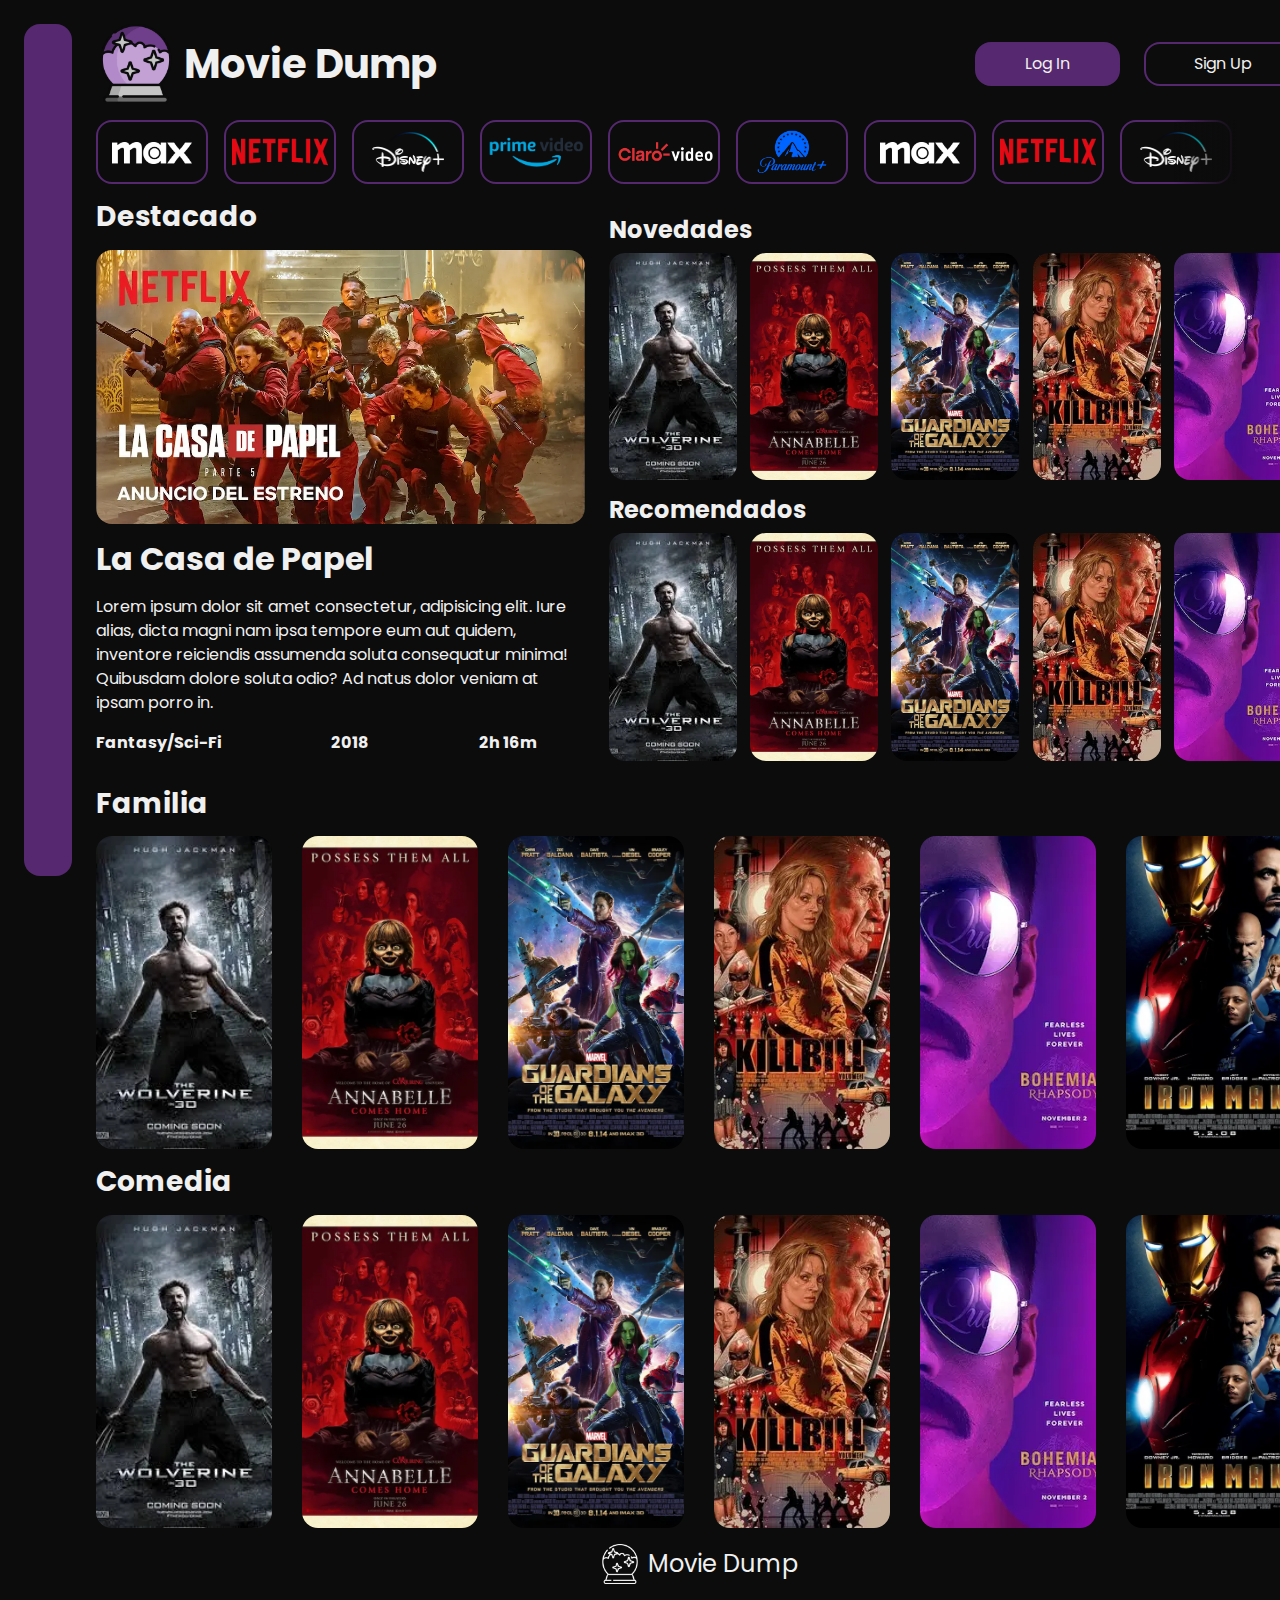
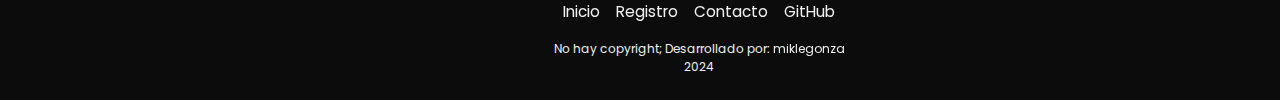
<file: index.html>
<!DOCTYPE html>
<html lang="en">
    <head>
        <meta charset="UTF-8" />
        <meta name="viewport" content="width=device-width, initial-scale=1.0" />
        <title>Movie Dump</title>
        <link
            rel="shortcut icon"
            href="assets/img/favicon.ico"
            type="image/x-icon"
        />
        <link
            href="https://cdn.jsdelivr.net/npm/bootstrap@5.3.3/dist/css/bootstrap.min.css"
            rel="stylesheet"
            integrity="sha384-QWTKZyjpPEjISv5WaRU9OFeRpok6YctnYmDr5pNlyT2bRjXh0JMhjY6hW+ALEwIH"
            crossorigin="anonymous"
        />
        <link
            rel="stylesheet"
            href="https://cdnjs.cloudflare.com/ajax/libs/font-awesome/6.5.2/css/all.min.css"
            integrity="sha512-SnH5WK+bZxgPHs44uWIX+LLJAJ9/2PkPKZ5QiAj6Ta86w+fsb2TkcmfRyVX3pBnMFcV7oQPJkl9QevSCWr3W6A=="
            crossorigin="anonymous"
            referrerpolicy="no-referrer"
        />
        <link rel="stylesheet" href="assets/css/style.css" />
    </head>
    <body class="d-flex">
        <div class="vh-100 p-4 position-sticky top-0 d-none d-md-block outline">
            <nav
                class="sidebar navbar d-flex flex-column justify-content-between align-items-center h-100 px-3 pt-4 rounded-4"
            >
                <ul
                    class="list-unstyled d-flex flex-column justify-content-center align-items-center gap-4"
                >
                    <li>
                        <a href="#" class="sidebar-icon p-2 rounded-3">
                            <i class="fs-5 fa-solid fa-house-chimney"></i>
                        </a>
                    </li>
                    <li>
                        <a href="pages/login.html" class="sidebar-icon p-2 rounded-3">
                            <i class="fs-5 fa-solid fa-user"></i>
                        </a>
                    </li>
                    <li>
                        <a href="pages/contact.html" class="sidebar-icon p-2 rounded-3">
                            <i class="fs-5 fa-solid fa-paper-plane"></i>
                        </a>
                    </li>
                </ul>
                <a id="signout" href="#" class="sidebar-icon p-2 rounded-3">
                    <i class="fs-5 fa-solid fa-right-from-bracket"></i>
                </a>
            </nav>
        </div>

        <main class="d-flex flex-column gap-3 p-3 ps-md-0 pe-md-4 py-md-4">
            <header class="d-flex justify-content-center justify-content-md-between  align-items-center">
                <a href="#" class="d-flex align-items-center">
                    <img src="assets/img/magic-ball.webp" alt="" width="80" />
                    <h1 class="fw-bold mx-2 my-0">Movie Dump</h1>
                </a>

                <div id="login-panel" class="d-none d-md-flex gap-4">
                    <button
                        id="login-redirect"
                        class="btn-account btn-login btn px-5 py-2 rounded-4"
                    >
                        Log In
                    </button>
                    <button
                        id="signup-redirect"
                        class="btn-account btn-signup btn px-5 py-2 rounded-4"
                    >
                        Sign Up
                    </button>
                </div>
            </header>

            <section
                class="platforms d-block overflow-x-hidden position-relative"
            >
                <div
                    class="arrow position-absolute top-0 h-100 align-items-center"
                >
                    <i
                        id="left"
                        class="fa-solid fa-angle-left fs-5 d-flex justify-content-center align-items-center rounded-5"
                    ></i>
                </div>
                <section class="buttons d-flex gap-3 overflow-x-hidden">
                    <button class="px-0 d-block btn-platform btn rounded-4">
                        <img
                            src="assets/img/HBOMax-Logo.png"
                            alt=""
                            width="80"
                        />
                    </button>
                    <button class="px-0 d-block btn-platform btn rounded-4">
                        <img
                            src="assets/img/Netflix-Logo.png"
                            alt=""
                            width="96"
                        />
                    </button>
                    <button class="px-0 d-block btn-platform btn rounded-4">
                        <img
                            src="assets/img/Disney-Logo.png"
                            alt=""
                            width="72"
                        />
                    </button>
                    <button class="px-0 d-block btn-platform btn rounded-4">
                        <img
                            src="assets/img/Prime-Logo.webp"
                            alt=""
                            width="96"
                        />
                    </button>
                    <button class="px-0 d-block btn-platform btn rounded-4">
                        <img
                            src="assets/img/Claro-Logo.png"
                            alt=""
                            width="112"
                        />
                    </button>
                    <button class="px-0 d-block btn-platform btn rounded-4">
                        <img
                            src="assets/img/Paramount-Logo.webp"
                            alt=""
                            width="72"
                        />
                    </button>
                    <button class="px-0 d-block btn-platform btn rounded-4">
                        <img
                            src="assets/img/HBOMax-Logo.png"
                            alt=""
                            width="80"
                        />
                    </button>
                    <button class="px-0 d-block btn-platform btn rounded-4">
                        <img
                            src="assets/img/Netflix-Logo.png"
                            alt=""
                            width="96"
                        />
                    </button>
                    <button class="px-0 d-block btn-platform btn rounded-4">
                        <img
                            src="assets/img/Disney-Logo.png"
                            alt=""
                            width="72"
                        />
                    </button>
                    <button class="px-0 d-block btn-platform btn rounded-4">
                        <img
                            src="assets/img/Prime-Logo.webp"
                            alt=""
                            width="96"
                        />
                    </button>
                    <button class="px-0 d-block btn-platform btn rounded-4">
                        <img
                            src="assets/img/Claro-Logo.png"
                            alt=""
                            width="112"
                        />
                    </button>
                    <button class="px-0 d-block btn-platform btn rounded-4">
                        <img
                            src="assets/img/Paramount-Logo.webp"
                            alt=""
                            width="72"
                        />
                    </button>
                </section>
                <div
                    class="arrow position-absolute top-0 h-100 justify-content-end align-items-center"
                >
                    <i
                        id="right"
                        class="fa-solid fa-angle-right fs-5 d-flex justify-content-center align-items-center rounded-5"
                    ></i>
                </div>
            </section>

            <section
                class="d-flex justify-content-between row flex-column flex-md-row"
            >
                <article class="col col-md-5">
                    <h2 class="fw-bold fs-3 mb-3">Destacado</h2>
                    <div class="ratio ratio-16x9">
                        <img
                            class="w-100 rounded-4"
                            src="assets/img/casa-de-papel.webp"
                            alt=""
                        />
                    </div>
                    <p class="h2 fw-bold my-3">La Casa de Papel</p>
                    <p class="text-wrap">
                        Lorem ipsum dolor sit amet consectetur, adipisicing
                        elit. Iure alias, dicta magni nam ipsa tempore eum aut
                        quidem, inventore reiciendis assumenda soluta
                        consequatur minima! Quibusdam dolore soluta odio? Ad
                        natus dolor veniam at ipsam porro in.
                    </p>
                    <div
                        class="d-flex justify-content-between align-items-center me-5 fw-bold"
                    >
                        <p>Fantasy/Sci-Fi</p>
                        <p>2018</p>
                        <p>2h 16m</p>
                    </div>
                </article>

                <article class="col col-md-7">
                    <article>
                        <h3 class="fw-bold fs-4 mt-3 mb-2">Novedades</h3>
                        <div
                            class="d-flex flex-column flex-md-row justify-content-between align-items-center "
                        >
                            <img
                                src="assets/img/wolverine.webp"
                                alt=""
                                class="my-4 my-md-0 img small rounded-4"
                            />
                            <img
                                src="assets/img/annabelle.webp"
                                alt=""
                                class="my-4 my-md-0 img small rounded-4"
                            />
                            <img
                                src="assets/img/guardians-of-galaxy.webp"
                                alt=""
                                class="my-4 my-md-0 img small rounded-4"
                            />
                            <img
                                src="assets/img/killbill.webp"
                                alt=""
                                class="my-4 my-md-0 img small rounded-4"
                            />
                            <img
                                src="assets/img/bohemian-rhapsody.webp"
                                alt=""
                                class="my-4 my-md-0 img small rounded-4"
                            />
                        </div>
                    </article>

                    <article>
                        <h3 class="fw-bold fs-4 mt-3 mb-2">Recomendados</h3>
                        <div
                            class="d-flex flex-column flex-md-row justify-content-between align-items-center"
                        >
                            <img
                                src="assets/img/wolverine.webp"
                                alt=""
                                class="my-4 my-md-0 img small rounded-4"
                            />
                            <img
                                src="assets/img/annabelle.webp"
                                alt=""
                                class="my-4 my-md-0 img small rounded-4"
                            />
                            <img
                                src="assets/img/guardians-of-galaxy.webp"
                                alt=""
                                class="my-4 my-md-0 img small rounded-4"
                            />
                            <img
                                src="assets/img/killbill.webp"
                                alt=""
                                class="my-4 my-md-0 img small rounded-4"
                            />
                            <img
                                src="assets/img/bohemian-rhapsody.webp"
                                alt=""
                                class="my-4 my-md-0 img small rounded-4"
                            />
                        </div>
                    </article>
                </article>
            </section>

            <section class="family d-none d-md-block">
                <h2 class="fw-bold fs-3 mb-3">Familia</h2>
                <article
                    class="change d-flex justify-content-between align-items-center"
                >
                    <img
                        src="assets/img/wolverine.webp"
                        alt=""
                        class="img big rounded-4"
                    />
                    <img
                        src="assets/img/annabelle.webp"
                        alt=""
                        class="img big rounded-4"
                    />
                    <img
                        src="assets/img/guardians-of-galaxy.webp"
                        alt=""
                        class="img big rounded-4"
                    />
                    <img
                        src="assets/img/killbill.webp"
                        alt=""
                        class="img big rounded-4"
                    />
                    <img
                        src="assets/img/bohemian-rhapsody.webp"
                        alt=""
                        class="img big rounded-4"
                    />
                    <img
                        src="assets/img/ironman.webp"
                        alt=""
                        class="img big rounded-4"
                    />
                </article>
            </section>

            <section class="comedy d-none d-md-block">
                <h2 class="fw-bold fs-3 mb-3">Comedia</h2>
                <article
                    class="change d-flex justify-content-between align-items-center"
                >
                    <img
                        src="assets/img/wolverine.webp"
                        alt=""
                        class="img big rounded-4"
                    />
                    <img
                        src="assets/img/annabelle.webp"
                        alt=""
                        class="img big rounded-4"
                    />
                    <img
                        src="assets/img/guardians-of-galaxy.webp"
                        alt=""
                        class="img big rounded-4"
                    />
                    <img
                        src="assets/img/killbill.webp"
                        alt=""
                        class="img big rounded-4"
                    />
                    <img
                        src="assets/img/bohemian-rhapsody.webp"
                        alt=""
                        class="img big rounded-4"
                    />
                    <img
                        src="assets/img/ironman.webp"
                        alt=""
                        class="img big rounded-4"
                    />
                </article>
            </section>

            <footer
                class="d-flex flex-column justify-content-center align-items-center"
            >
                <div>
                    <a href="#" class="d-flex align-items-center gap-2">
                        <img
                            src="assets/img/magic-ball-lines.webp"
                            alt=""
                            width="40"
                        />
                        <p class="fs-4 m-0">Movie Dump</p>
                    </a>
                </div>

                <ul
                    class="list-unstyled d-flex justify-content-between align-items-center gap-3 my-3"
                >
                    <li>
                        <a class="footer-link underline" href="#">Inicio</a>
                    </li>
                    <li>
                        <a
                            class="footer-link underline"
                            href="pages/register.html"
                        >
                            Registro
                        </a>
                    </li>
                    <li>
                        <a
                            class="footer-link underline"
                            href="pages/contact.html"
                        >
                            Contacto
                        </a>
                    </li>
                    <li>
                        <a
                            class="footer-link underline"
                            href="https://github.com/miklegonza/movie-dump"
                            target="_blank"
                            rel="noopener noreferrer"
                        >
                            GitHub
                        </a>
                    </li>
                </ul>

                <div class="text-center">
                    <p class="copyright m-0">
                        No hay copyright; Desarrollado por:
                        <a
                            href="https://github.com/miklegonza"
                            target="_blank"
                            rel="noopener noreferrer"
                            class="underline"
                        >
                            miklegonza
                        </a>
                    </p>
                    <p class="copyright m-0">2024</p>
                </div>
            </footer>
        </main>

        <script
            src="https://cdn.jsdelivr.net/npm/bootstrap@5.3.3/dist/js/bootstrap.bundle.min.js"
            integrity="sha384-YvpcrYf0tY3lHB60NNkmXc5s9fDVZLESaAA55NDzOxhy9GkcIdslK1eN7N6jIeHz"
            crossorigin="anonymous"
        ></script>
        <script src="assets/js/index.js"></script>
    </body>
</html>
</file>
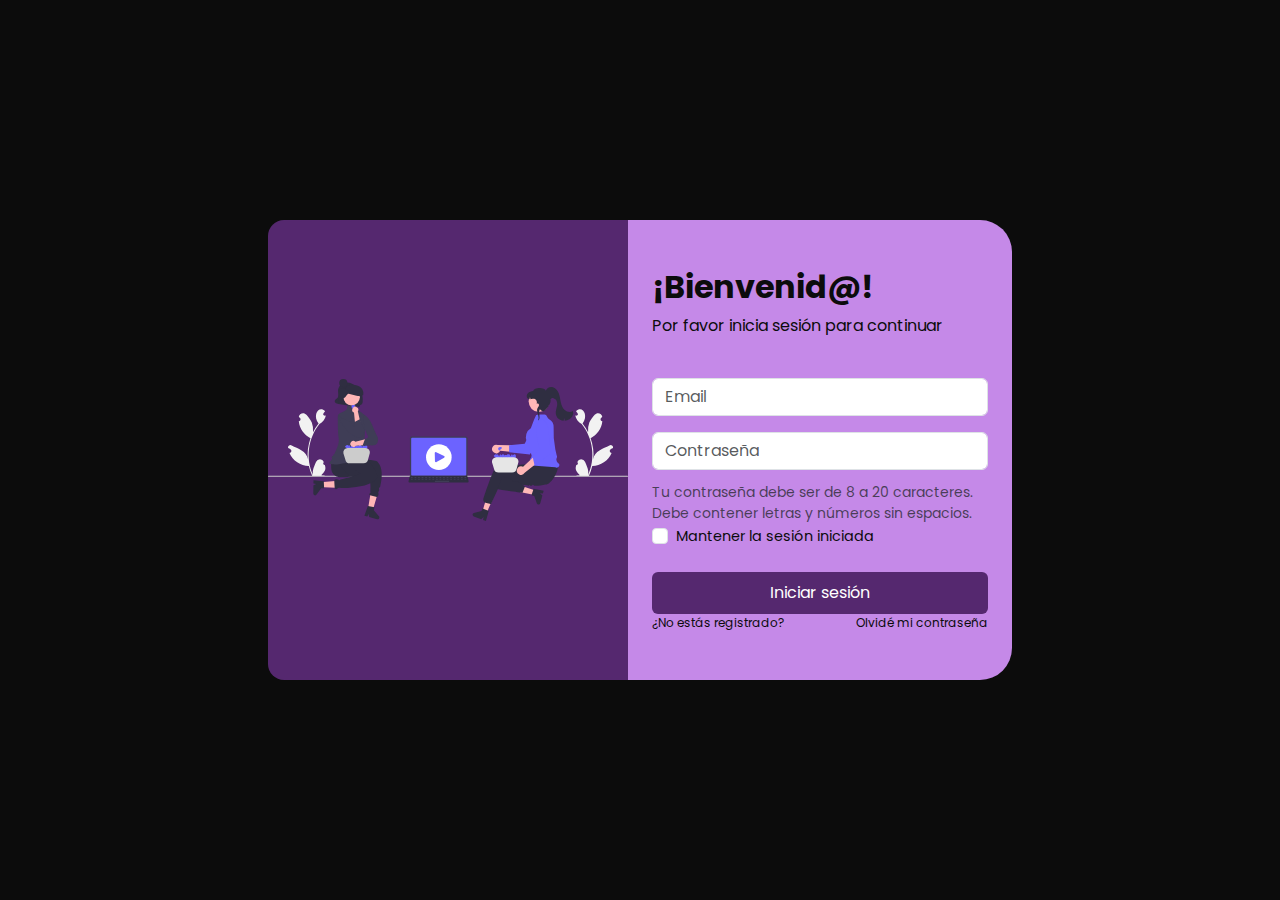
<file: login.html>
<!DOCTYPE html>
<html lang="en">
    <head>
        <meta charset="UTF-8" />
        <meta name="viewport" content="width=device-width, initial-scale=1.0" />
        <title>Movie Dump</title>
        <link
            rel="shortcut icon"
            href="assets/img/favicon.ico"
            type="image/x-icon"
        />
        <link
            href="https://cdn.jsdelivr.net/npm/bootstrap@5.3.3/dist/css/bootstrap.min.css"
            rel="stylesheet"
            integrity="sha384-QWTKZyjpPEjISv5WaRU9OFeRpok6YctnYmDr5pNlyT2bRjXh0JMhjY6hW+ALEwIH"
            crossorigin="anonymous"
        />
        <link rel="stylesheet" href="assets/css/style.css" />
    </head>
    <body class="d-flex justify-content-center align-items-center vh-100">
        <div class="d-flex p-0">
            <section
                class="img-container d-flex justify-content-center align-items-center rounded-start-4"
            >
                <img
                    src="assets/img/undraw_movie_night.svg"
                    alt=""
                    width="360"
                />
            </section>
            <section class="form-container dark-text px-4 py-5 rounded-end-5">
                <form
                    class="d-flex flex-column align-items-start justify-content-center"
                >
                    <h2 class="fw-bold">¡Bienvenid@!</h2>
                    <p class="pb-3">Por favor inicia sesión para continuar</p>
                    <input
                        class="form-control my-2"
                        type="email"
                        placeholder="Email"
                        required
                    />
                    <input
                        class="form-control my-2"
                        type="password"
                        placeholder="Contraseña"
                        aria-describedby="password-help"
                        required
                    />
                    <div id="password-help" class="form-text">
                        Tu contraseña debe ser de 8 a 20 caracteres. Debe
                        contener letras y números sin espacios.
                    </div>
                    <div class="form-check mb-3">
                        <input
                            class="form-check-input"
                            type="checkbox"
                            id="remember"
                        />
                        <label
                            class="remember-text form-check-label"
                            for="remember"
                        >
                            Mantener la sesión iniciada
                        </label>
                    </div>
                    <button
                        id="login"
                        class="w-100 py-2 mt-2 btn btn-login btn-form text-white"
                    >
                        Iniciar sesión
                    </button>
                </form>

                <div class="d-flex justify-content-between login-links w-100">
                    <a
                        href="../register.html"
                        class="dark-text links underline"
                    >
                        ¿No estás registrado?
                    </a>
                    <a href="#" class="dark-text links underline" id="forgot">
                        Olvidé mi contraseña
                    </a>
                </div>
            </section>
        </div>

        <script
            src="https://cdn.jsdelivr.net/npm/bootstrap@5.3.3/dist/js/bootstrap.bundle.min.js"
            integrity="sha384-YvpcrYf0tY3lHB60NNkmXc5s9fDVZLESaAA55NDzOxhy9GkcIdslK1eN7N6jIeHz"
            crossorigin="anonymous"
        ></script>
        <script src="assets/js/index.js"></script>
    </body>
</html>
</file>
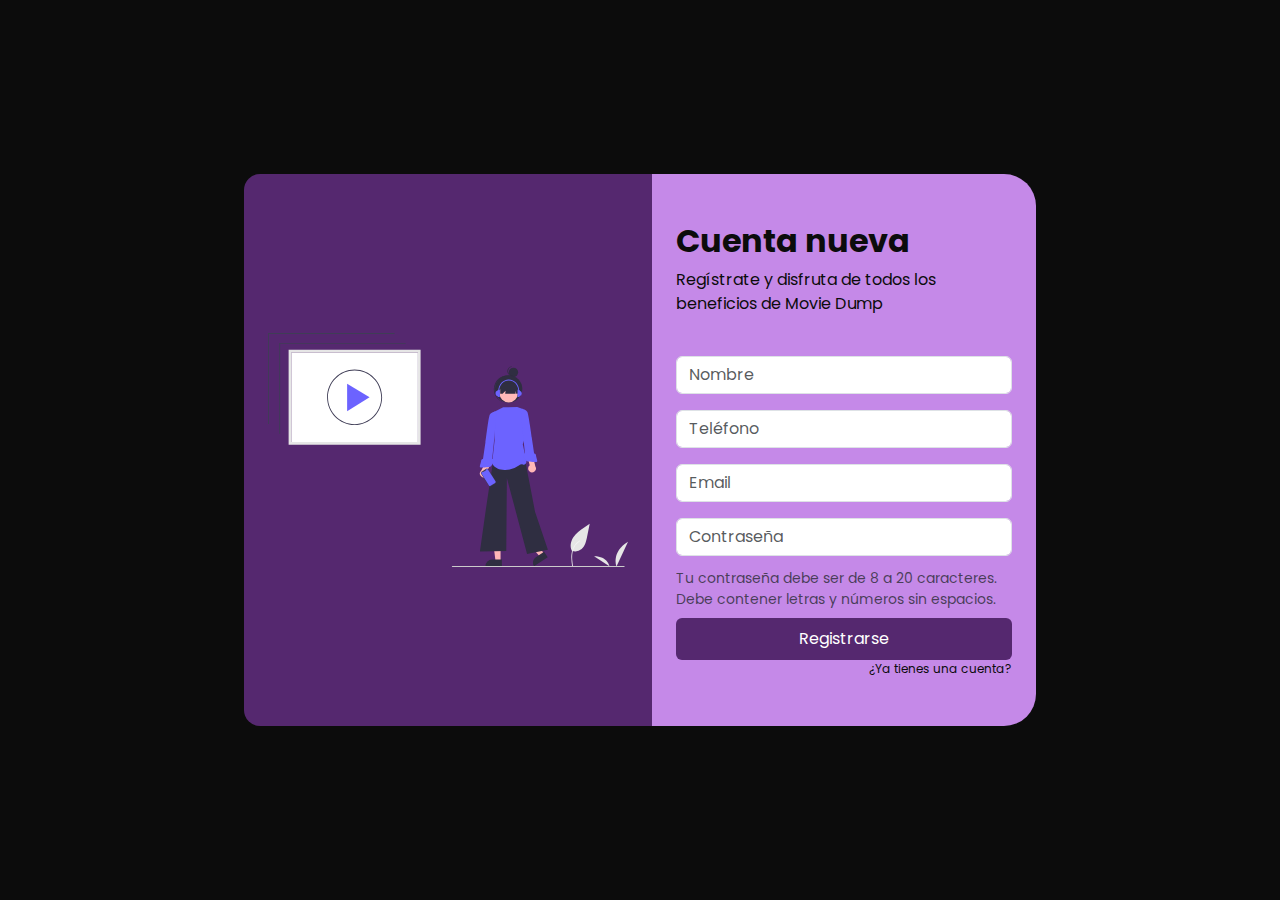
<file: register.html>
<!DOCTYPE html>
<html lang="en">
    <head>
        <meta charset="UTF-8" />
        <meta name="viewport" content="width=device-width, initial-scale=1.0" />
        <title>Movie Dump</title>
        <link
            rel="shortcut icon"
            href="assets/img/favicon.ico"
            type="image/x-icon"
        />
        <link
            href="https://cdn.jsdelivr.net/npm/bootstrap@5.3.3/dist/css/bootstrap.min.css"
            rel="stylesheet"
            integrity="sha384-QWTKZyjpPEjISv5WaRU9OFeRpok6YctnYmDr5pNlyT2bRjXh0JMhjY6hW+ALEwIH"
            crossorigin="anonymous"
        />
        <link rel="stylesheet" href="assets/css/style.css" />
    </head>
    <body class="d-flex justify-content-center align-items-center vh-100">
        <div class="d-flex p-0">
            <section
                class="img-container d-flex justify-content-center align-items-center px-4 rounded-start-4"
            >
                <img src="assets/img/undraw_playlist.svg" alt="" width="360" />
            </section>
            <section class="form-container dark-text px-4 py-5 rounded-end-5">
                <form
                    class="d-flex flex-column align-items-start justify-content-center"
                >
                    <h2 class="fw-bold">Cuenta nueva</h2>
                    <p class="pb-3">
                        Regístrate y disfruta de todos los beneficios de Movie
                        Dump
                    </p>
                    <input
                        class="form-control my-2"
                        type="text"
                        placeholder="Nombre"
                        required
                    />
                    <input
                        class="form-control my-2"
                        type="tel"
                        pattern="[0-9]{10}"
                        placeholder="Teléfono"
                        required
                    />
                    <input
                        class="form-control my-2"
                        type="email"
                        placeholder="Email"
                        required
                    />
                    <input
                        class="form-control my-2"
                        type="password"
                        placeholder="Contraseña"
                        aria-describedby="password-help"
                        required
                    />
                    <div id="password-help" class="form-text">
                        Tu contraseña debe ser de 8 a 20 caracteres. Debe
                        contener letras y números sin espacios.
                    </div>
                    <button
                        id="signup"
                        class="w-100 py-2 mt-2 btn btn-login btn-form text-white"
                    >
                        Registrarse
                    </button>
                </form>

                <div class="d-flex justify-content-end login-links w-100">
                    <a href="../login.html" class="dark-text links underline">
                        ¿Ya tienes una cuenta?
                    </a>
                </div>
            </section>
        </div>

        <script
            src="https://cdn.jsdelivr.net/npm/bootstrap@5.3.3/dist/js/bootstrap.bundle.min.js"
            integrity="sha384-YvpcrYf0tY3lHB60NNkmXc5s9fDVZLESaAA55NDzOxhy9GkcIdslK1eN7N6jIeHz"
            crossorigin="anonymous"
        ></script>
        <script src="assets/js/index.js"></script>
    </body>
</html>
</file>
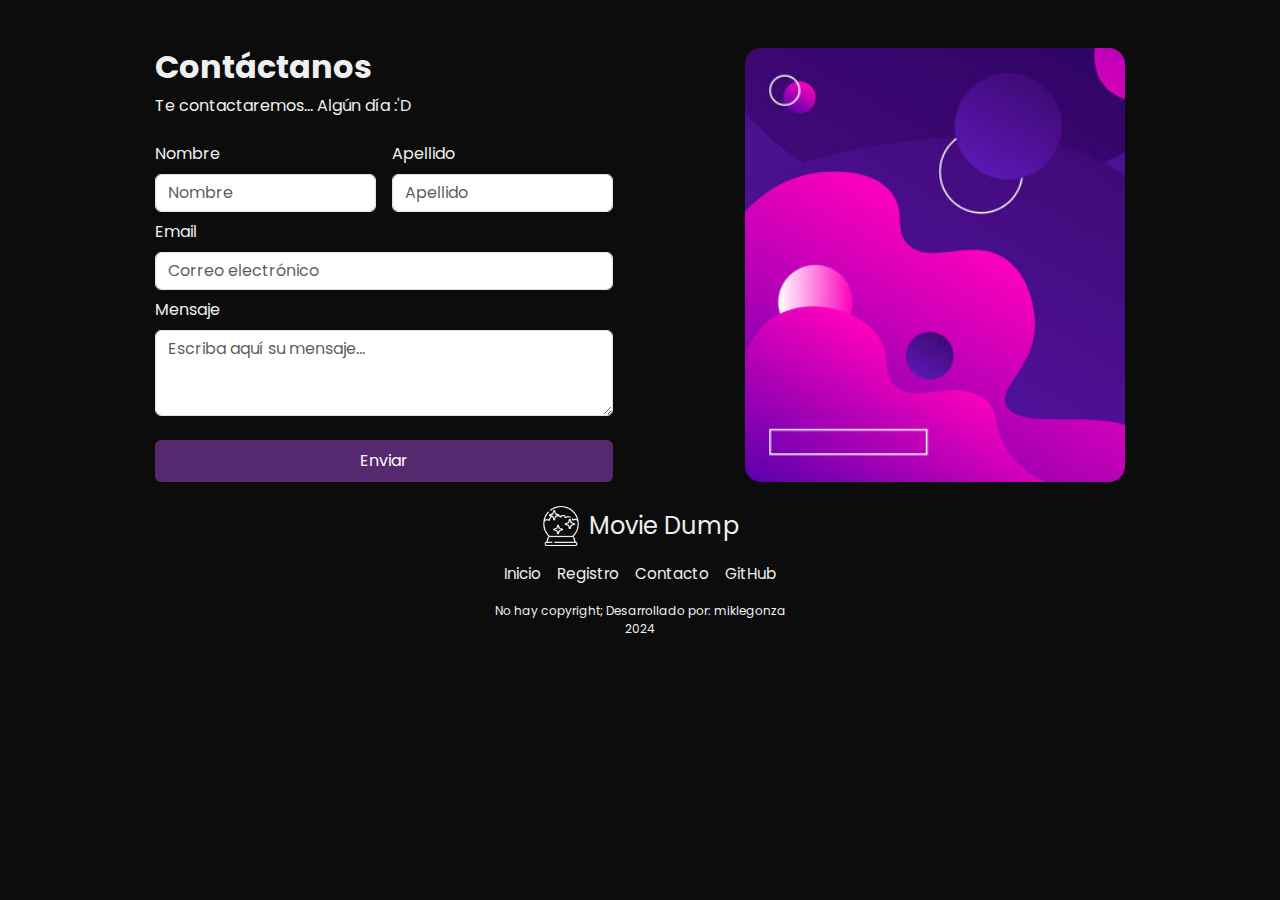
<file: pages/contact.html>
<!DOCTYPE html>
<html lang="en">
    <head>
        <meta charset="UTF-8" />
        <meta name="viewport" content="width=device-width, initial-scale=1.0" />
        <title>Movie Dump</title>
        <link
            rel="shortcut icon"
            href="../assets/img/favicon.ico"
            type="image/x-icon"
        />
        <link
            href="https://cdn.jsdelivr.net/npm/bootstrap@5.3.3/dist/css/bootstrap.min.css"
            rel="stylesheet"
            integrity="sha384-QWTKZyjpPEjISv5WaRU9OFeRpok6YctnYmDr5pNlyT2bRjXh0JMhjY6hW+ALEwIH"
            crossorigin="anonymous"
        />
        <link rel="stylesheet" href="../assets/css/style.css" />
    </head>
    <body>
        <main class="vh-100 pt-4 pb-3">
            <section class="container row justify-content-evenly p-0 mx-auto my-4">
                <form class="col-6 px-5 row gx-3">
                    <h1 class="h2 fw-bold">Contáctanos</h1>
                    <p class="pb-2">Te contactaremos... Algún día :'D</p>
                    <div class="col-md-6">
                        <label for="name-label" class="form-label">
                            Nombre
                        </label>
                        <input
                            id="name-label"
                            class="form-control mb-2"
                            type="text"
                            placeholder="Nombre"
                            required
                        />
                    </div>
                    <div class="col-md-6">
                        <label for="lastname-label" class="form-label">
                            Apellido
                        </label>
                        <input
                            id="lastname-label"
                            class="form-control mb-2"
                            type="text"
                            placeholder="Apellido"
                            required
                        />
                    </div>
                    <div class="col-12">
                        <label for="email-label" class="form-label">
                            Email
                        </label>
                        <input
                            id="email-label"
                            class="form-control mb-2"
                            type="email"
                            placeholder="Correo electrónico"
                            required
                        />
                    </div>
                    <div class="mb-3">
                        <label for="message" class="form-label">
                            Mensaje
                        </label>
                        <textarea
                            class="form-control"
                            id="message"
                            rows="3"
                            placeholder="Escriba aquí su mensaje..."
                        ></textarea>
                    </div>
                    <div class="col-12">
                        <button
                            id="login"
                            class="w-100 py-2 mt-2 btn btn-login btn-form text-white"
                            type="button"
                        >
                            Enviar
                        </button>
                    </div>
                </form>

                <div class="col-4 offset-2 banner rounded-4 mx-5 ratio-1x1"></div>
            </section>

            <footer
                class="d-flex flex-column justify-content-center align-items-center"
            >
                <div>
                    <a href="#" class="d-flex align-items-center gap-2">
                        <img
                            src="../assets/img/magic-ball-lines.webp"
                            alt=""
                            width="40"
                        />
                        <p class="fs-4 m-0">Movie Dump</p>
                    </a>
                </div>

                <ul
                    class="list-unstyled d-flex justify-content-between align-items-center gap-3 my-3"
                >
                    <li>
                        <a class="footer-link underline" href="../">Inicio</a>
                    </li>
                    <li>
                        <a class="footer-link underline" href="register.html">
                            Registro
                        </a>
                    </li>
                    <li>
                        <a class="footer-link underline" href="#"> Contacto </a>
                    </li>
                    <li>
                        <a
                            class="footer-link underline"
                            href="https://github.com/miklegonza/movie-dump"
                            target="_blank"
                            rel="noopener noreferrer"
                        >
                            GitHub
                        </a>
                    </li>
                </ul>

                <div class="text-center">
                    <p class="copyright m-0">
                        No hay copyright; Desarrollado por:
                        <a
                            href="https://github.com/miklegonza"
                            target="_blank"
                            rel="noopener noreferrer"
                            class="underline"
                        >
                            miklegonza
                        </a>
                    </p>
                    <p class="copyright m-0">2024</p>
                </div>
            </footer>
        </main>

        <script
            src="https://cdn.jsdelivr.net/npm/bootstrap@5.3.3/dist/js/bootstrap.bundle.min.js"
            integrity="sha384-YvpcrYf0tY3lHB60NNkmXc5s9fDVZLESaAA55NDzOxhy9GkcIdslK1eN7N6jIeHz"
            crossorigin="anonymous"
        ></script>
        <script src="../assets/js/index.js"></script>
    </body>
</html>
</file>
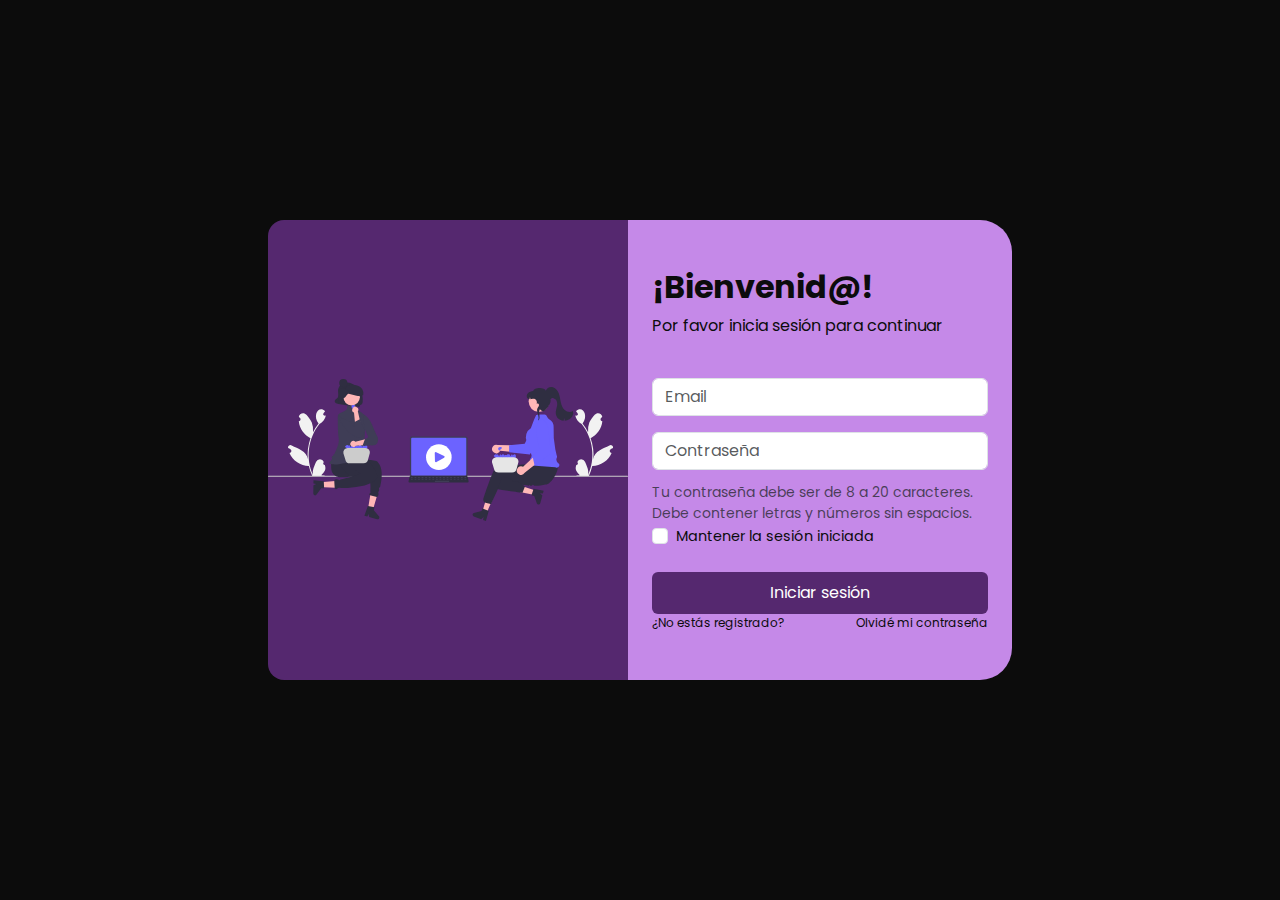
<file: pages/login.html>
<!DOCTYPE html>
<html lang="en">
    <head>
        <meta charset="UTF-8" />
        <meta name="viewport" content="width=device-width, initial-scale=1.0" />
        <title>Movie Dump</title>
        <link
            rel="shortcut icon"
            href="../assets/img/favicon.ico"
            type="image/x-icon"
        />
        <link
            href="https://cdn.jsdelivr.net/npm/bootstrap@5.3.3/dist/css/bootstrap.min.css"
            rel="stylesheet"
            integrity="sha384-QWTKZyjpPEjISv5WaRU9OFeRpok6YctnYmDr5pNlyT2bRjXh0JMhjY6hW+ALEwIH"
            crossorigin="anonymous"
        />
        <link rel="stylesheet" href="../assets/css/style.css" />
    </head>
    <body class="d-flex justify-content-center align-items-center vh-100">
        <div class="d-flex p-0">
            <section
                class="img-container d-flex justify-content-center align-items-center rounded-start-4"
            >
                <img
                    src="../assets/img/undraw_movie_night.svg"
                    alt=""
                    width="360"
                />
            </section>
            <section class="form-container px-4 py-5 rounded-end-5">
                <form
                    class="d-flex flex-column align-items-start justify-content-center"
                >
                    <h1 class="h2 fw-bold">¡Bienvenid@!</h1>
                    <p class="pb-3">Por favor inicia sesión para continuar</p>
                    <input
                        class="form-control my-2"
                        type="email"
                        placeholder="Email"
                        required
                    />
                    <input
                        class="form-control my-2"
                        type="password"
                        placeholder="Contraseña"
                        aria-describedby="password-help"
                        required
                    />
                    <div id="password-help" class="form-text">
                        Tu contraseña debe ser de 8 a 20 caracteres. Debe
                        contener letras y números sin espacios.
                    </div>
                    <div class="form-check mb-3">
                        <input
                            class="form-check-input"
                            type="checkbox"
                            id="remember"
                        />
                        <label
                            class="remember-text form-check-label"
                            for="remember"
                        >
                            Mantener la sesión iniciada
                        </label>
                    </div>
                    <button
                        id="login"
                        class="w-100 py-2 mt-2 btn btn-login btn-form text-white"
                    >
                        Iniciar sesión
                    </button>
                </form>

                <div class="d-flex justify-content-between login-links w-100">
                    <a
                        href="register.html"
                        class="links underline"
                    >
                        ¿No estás registrado?
                    </a>
                    <a href="#" class="links underline" id="forgot">
                        Olvidé mi contraseña
                    </a>
                </div>
            </section>
        </div>

        <script
            src="https://cdn.jsdelivr.net/npm/bootstrap@5.3.3/dist/js/bootstrap.bundle.min.js"
            integrity="sha384-YvpcrYf0tY3lHB60NNkmXc5s9fDVZLESaAA55NDzOxhy9GkcIdslK1eN7N6jIeHz"
            crossorigin="anonymous"
        ></script>
        <script src="../assets/js/index.js"></script>
    </body>
</html>
</file>
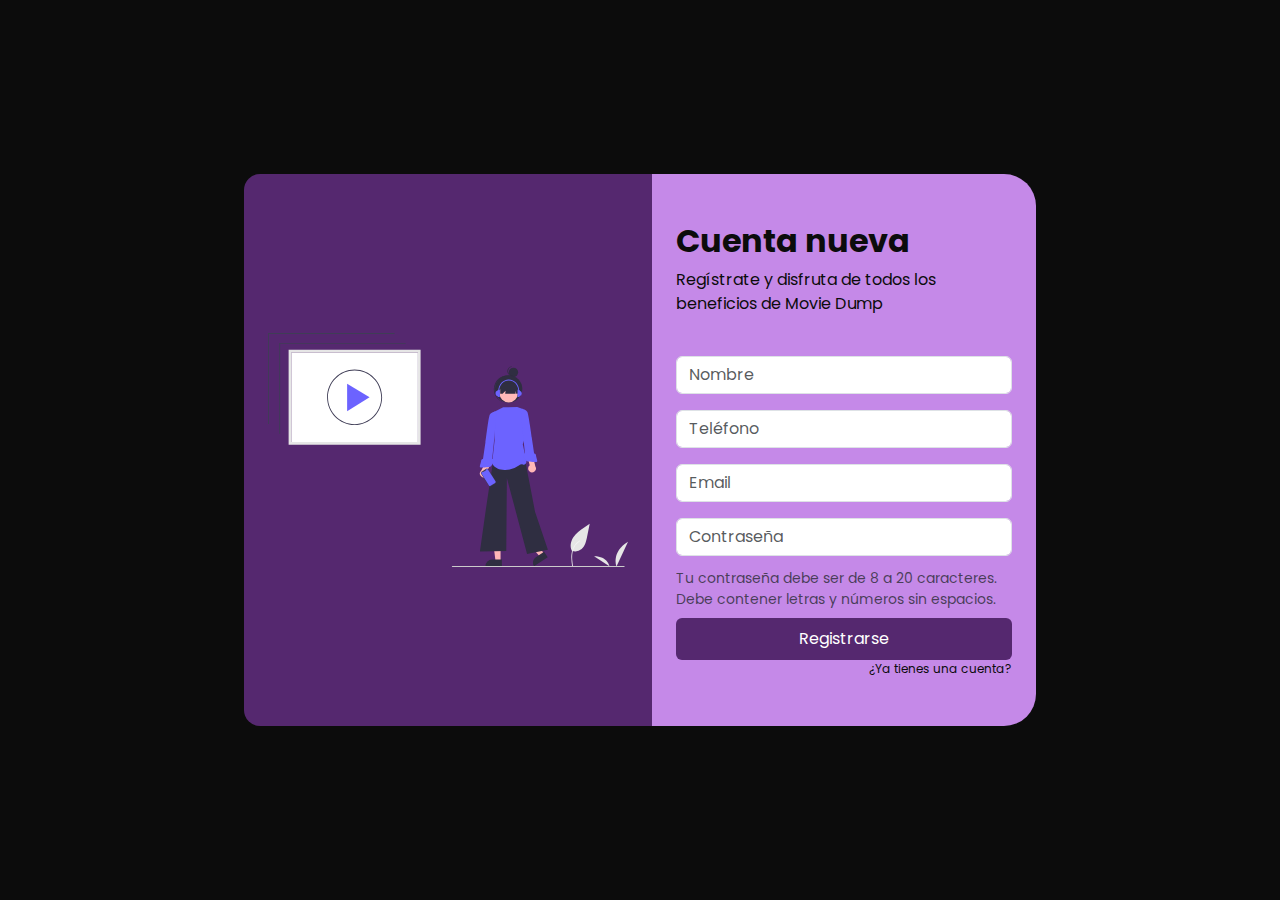
<file: pages/register.html>
<!DOCTYPE html>
<html lang="en">
    <head>
        <meta charset="UTF-8" />
        <meta name="viewport" content="width=device-width, initial-scale=1.0" />
        <title>Movie Dump</title>
        <link
            rel="shortcut icon"
            href="../assets/img/favicon.ico"
            type="image/x-icon"
        />
        <link
            href="https://cdn.jsdelivr.net/npm/bootstrap@5.3.3/dist/css/bootstrap.min.css"
            rel="stylesheet"
            integrity="sha384-QWTKZyjpPEjISv5WaRU9OFeRpok6YctnYmDr5pNlyT2bRjXh0JMhjY6hW+ALEwIH"
            crossorigin="anonymous"
        />
        <link rel="stylesheet" href="../assets/css/style.css" />
    </head>
    <body class="d-flex justify-content-center align-items-center vh-100">
        <div class="d-flex p-0">
            <section
                class="img-container d-flex justify-content-center align-items-center px-4 rounded-start-4"
            >
                <img src="../assets/img/undraw_playlist.svg" alt="" width="360" />
            </section>
            <section class="form-container px-4 py-5 rounded-end-5">
                <form
                    class="d-flex flex-column align-items-start justify-content-center"
                >
                    <h1 class="h2 fw-bold">Cuenta nueva</h1>
                    <p class="pb-3">
                        Regístrate y disfruta de todos los beneficios de Movie
                        Dump
                    </p>
                    <input
                        class="form-control my-2"
                        type="text"
                        placeholder="Nombre"
                        required
                    />
                    <input
                        class="form-control my-2"
                        type="tel"
                        pattern="[0-9]{10}"
                        placeholder="Teléfono"
                        required
                    />
                    <input
                        class="form-control my-2"
                        type="email"
                        placeholder="Email"
                        required
                    />
                    <input
                        class="form-control my-2"
                        type="password"
                        placeholder="Contraseña"
                        aria-describedby="password-help"
                        required
                    />
                    <div id="password-help" class="form-text">
                        Tu contraseña debe ser de 8 a 20 caracteres. Debe
                        contener letras y números sin espacios.
                    </div>
                    <button
                        id="signup"
                        class="w-100 py-2 mt-2 btn btn-login btn-form text-white"
                    >
                        Registrarse
                    </button>
                </form>

                <div class="d-flex justify-content-end login-links w-100">
                    <a href="login.html" class="links underline">
                        ¿Ya tienes una cuenta?
                    </a>
                </div>
            </section>
        </div>

        <script
            src="https://cdn.jsdelivr.net/npm/bootstrap@5.3.3/dist/js/bootstrap.bundle.min.js"
            integrity="sha384-YvpcrYf0tY3lHB60NNkmXc5s9fDVZLESaAA55NDzOxhy9GkcIdslK1eN7N6jIeHz"
            crossorigin="anonymous"
        ></script>
        <script src="../assets/js/index.js"></script>
    </body>
</html>
</file>
<file: assets/css/style.css>
@import url('https://fonts.googleapis.com/css2?family=Poppins&display=swap');

:root {
    --background-dark: #0c0c0c;
    --primary-dark: #55286f;
    --secondary-dark: #c589e8;
    --white: #f0f0f0;
    --dark-hover: #321642;
}

* {
    font-family: 'Poppins', sans-serif;
}

body {
    background-color: var(--background-dark);
    color: var(--white);
}

a {
    color: var(--white);
    text-decoration: none;
}

/* Sidebar */
.sidebar {
    background-color: var(--primary-dark);
}

.sidebar-icon {
    transition: all 0.25s;
}

.sidebar-icon:hover {
    background-color: var(--secondary-dark);
}

/* Platforms */
.platforms .arrow {
    width: 8rem;
    display: flex;
}

.platforms {
    max-width: 388px;
}

.buttons {
    scroll-behavior: smooth;
}

.buttons.dragging {
    scroll-behavior: auto;
    cursor: grab;
}

.buttons button {
    min-width: 7rem;
    user-select: none;
}

.arrow:first-child {
    display: none;
    left: 0;
    padding-left: 1rem;
    background: linear-gradient(90deg, var(--background-dark) 50%, transparent);
}

.arrow:last-child {
    right: 0;
    padding-right: 1rem;
    background: linear-gradient(-90deg, var(--background-dark) 50%, transparent);
}

.arrow i {
    width: 40px;
    height: 40px;
    cursor: pointer;
    transition: .2s ease;
}

.arrow i:hover {
    background-color: var(--primary-dark);
}

/* Buttons */
.btn-account {
    color: var(--white);
    border: 2px solid var(--primary-dark);
}

.btn-login {
    background-color: var(--primary-dark);
}

.btn-signup {
    background-color: var(--background-dark);
}

.btn-platform {
    border: 2px solid var(--primary-dark);
    width: 10rem;
    height: 4rem;
}

.btn-login:hover,
.btn-signup:hover,
.btn-platform:hover {
    background-color: var(--secondary-dark);
}

/* Images */
.img {
    aspect-ratio: 9/16;
    object-fit: cover;
}

.small {
    width: 8rem;
}

.big {
    width: 11rem;
}

/* Footer */
.footer-link {
    font-size: 0.95rem;
}

.copyright {
    font-size: 0.75rem;
}

/* Underline animation */
.underline {
    position: relative;
}

.underline:after {
    content: '';
    position: absolute;
    width: 100%;
    transform: scaleX(0);
    height: 2px;
    bottom: 0;
    left: 0;
    background-color: var(--white);
    transform-origin: bottom right;
    transition: transform 0.25s ease-out;
}

.underline:hover:after {
    transform: scaleX(1);
    transform-origin: bottom left;
}

/* Login and Signup */
.img-container {
    background-color: var(--primary-dark);
}

.form-container {
    background-color: var(--secondary-dark);
    color: var(--background-dark);
    width: 24rem;
}

.links {
    color: var(--background-dark);
    font-size: 0.75rem;
}

.links::after {
    background-color: var(--background-dark);
}

.remember-text {
    font-size: 0.9rem;
}

.btn-form:hover {
    background-color: var(--dark-hover);
}

.banner {
    background-image: url('../img/banner.jpg');
    background-color: var(--primary-dark);
    background-size: cover;
}

@media (max-width: 767px) {
    .small {
        width: 75%;
    }
}

@media (min-width: 768px) {
    .platforms {
        max-width: 800px;
    }
}

@media (min-width: 992px) {
    .platforms {
        max-width: 1000px;
    }
}

@media (min-width: 1200px) {
    .platforms {
        max-width: 1206px;
    }
}

@media (min-width: 1400px) {
    .platforms {
        max-width: calc(100vw - 200px);
    }
}
</file>
